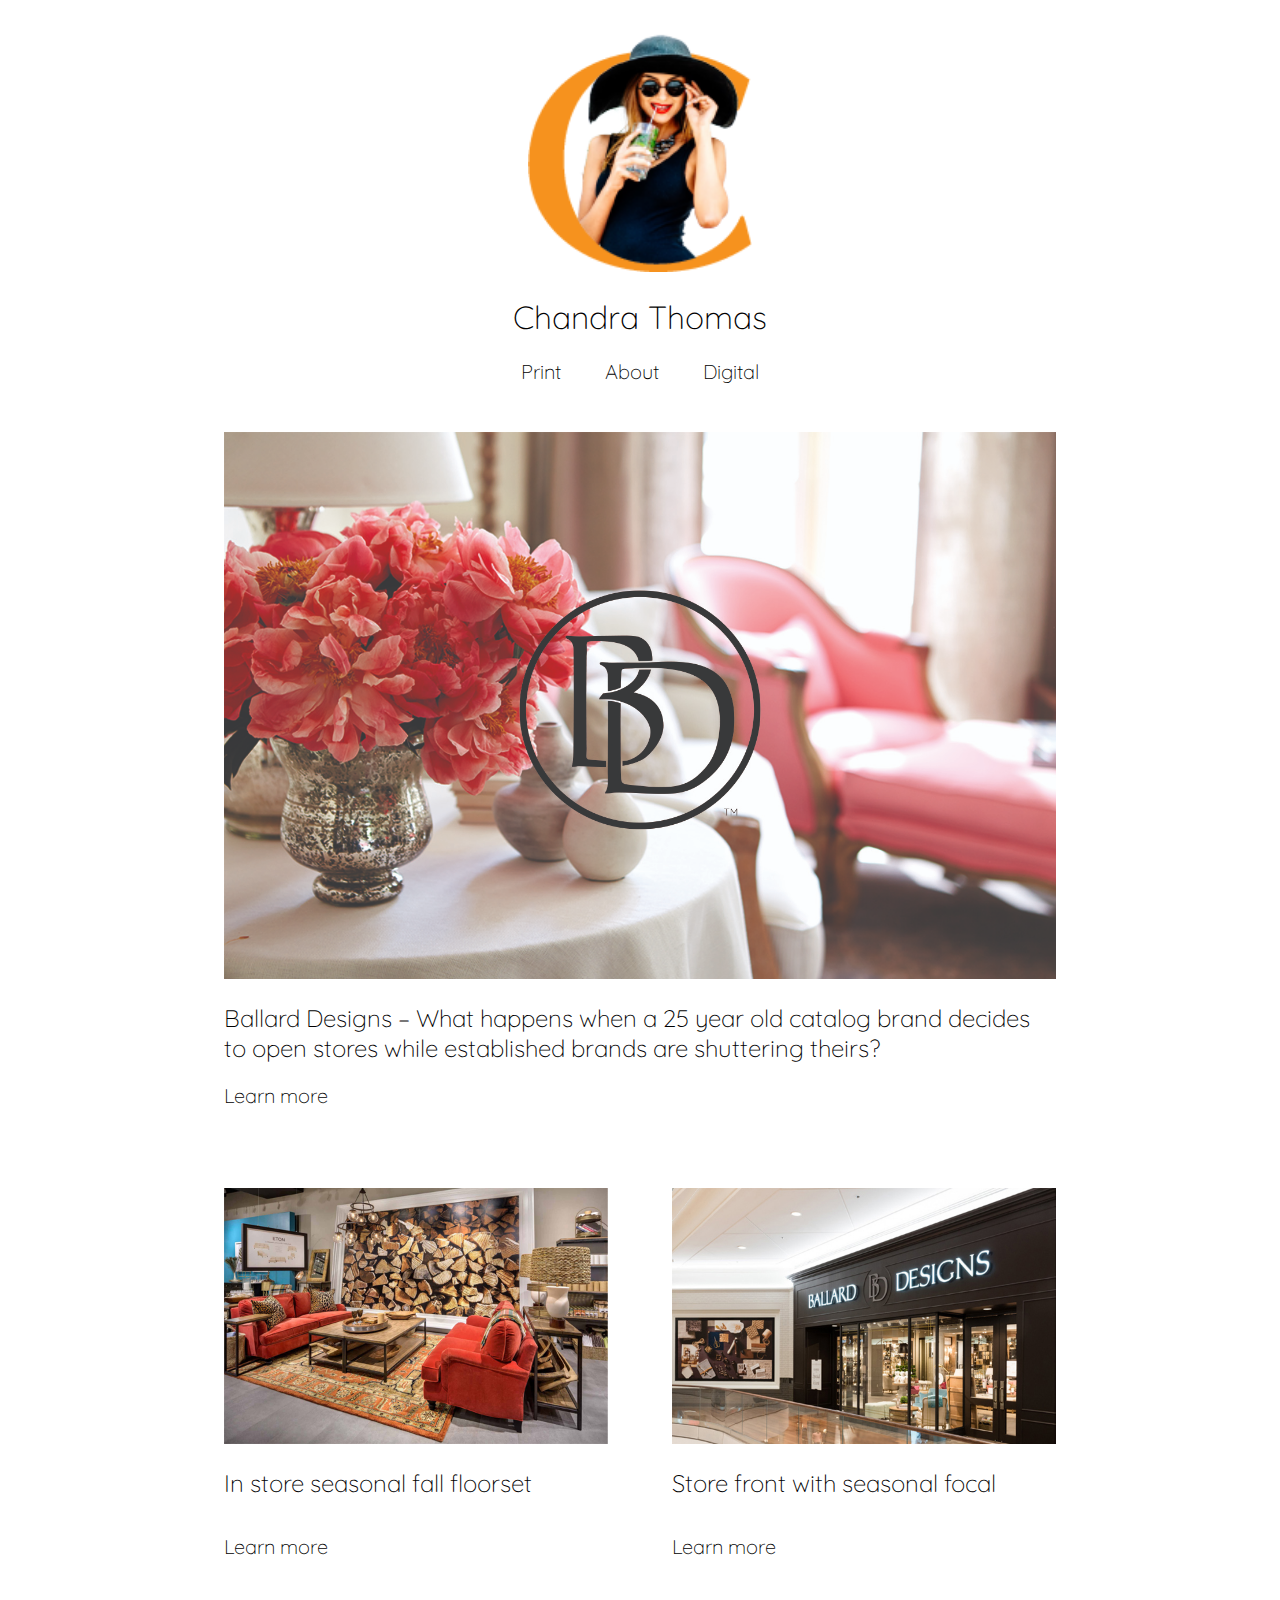
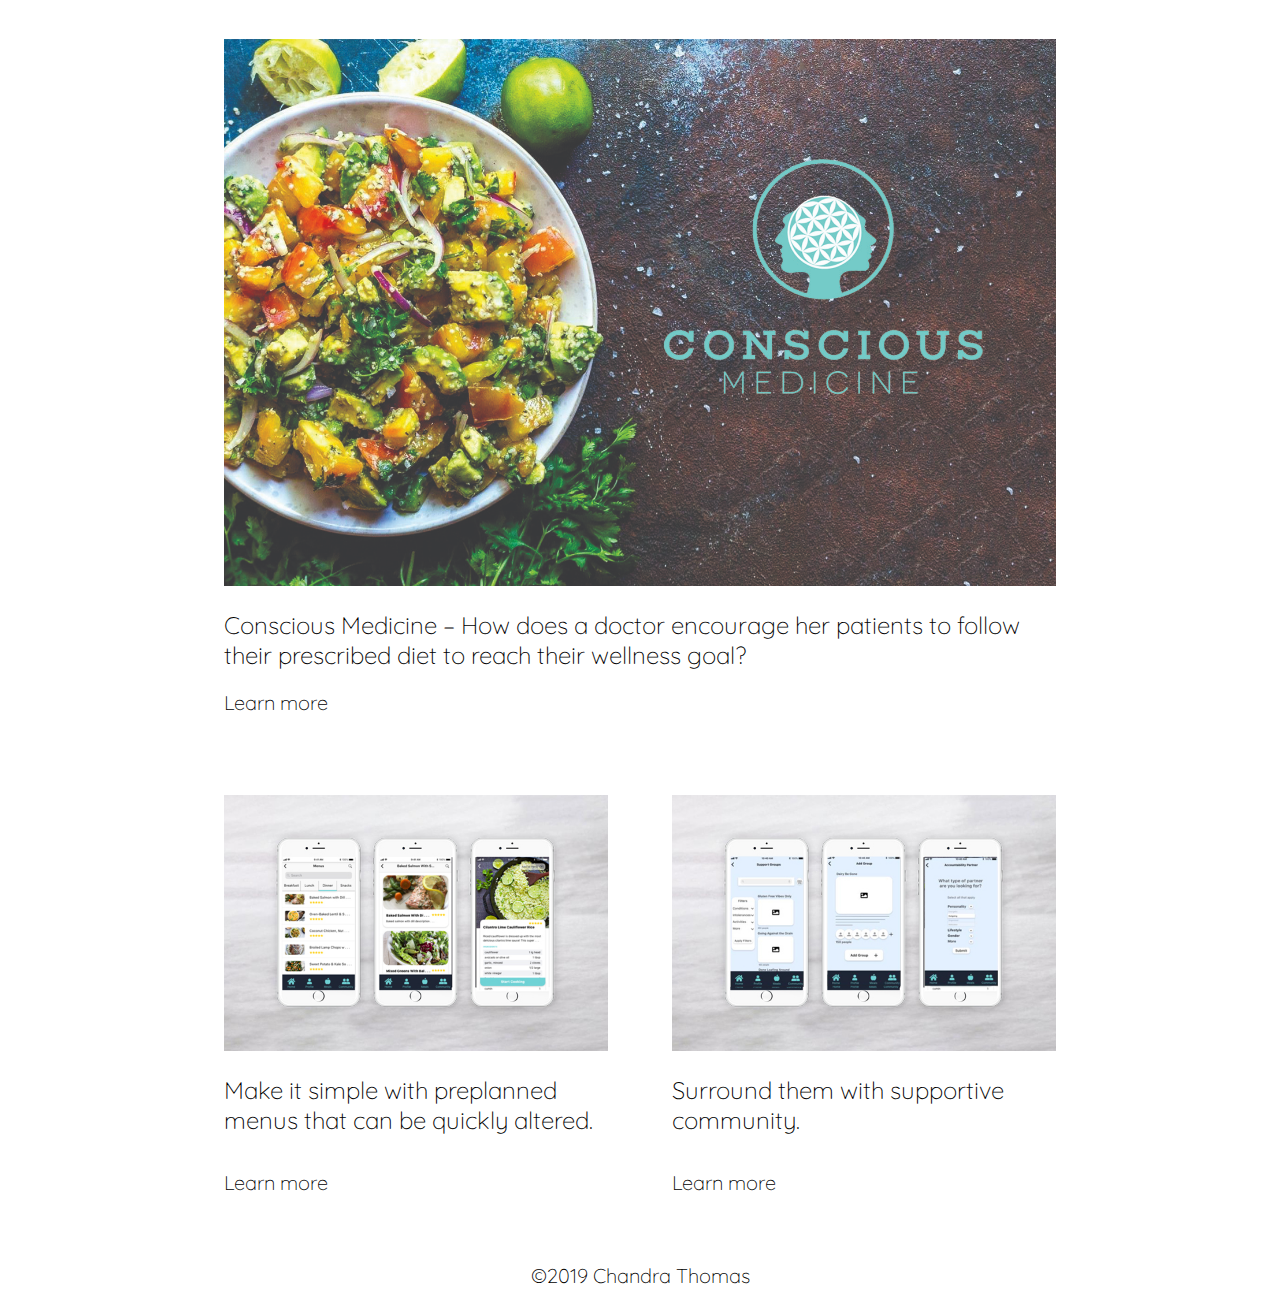
<file: Index.html>
<!DOCTYPE html>
<html lang="en">
<head>
    <meta charset="UTF-8">
    <meta name="viewport" content="width=device-width, initial-scale=1.0">
    <meta http-equiv="X-UA-Compatible" content="ie=edge">
    <title>Portfolio</title>
<link rel="stylesheet" href="css/style_index.css">
</head>
<body>
    <!-- sectHeader -->
    <header>
        <div>
            <img class="logo" src="img/img_logoChandra2.png" alt="image of chandra thomas wearing hat">
        </div>

        <h1>Chandra Thomas</h1>

        <!-- sectNavigation -->    
        <nav>
            <ul>
                <li><a href="Print.html">Print</li>
                <li><a href="About.html">About</li>
                <li><a href="Index.html">Digital</li>
            </ul>
        </nav>
    </header>   

    <!-- sectLandingPage -->
    <section class="portfolioContainer">

        <!-- Ballard Designs -->
        <div class="cardLarge">
            <img src="img/img_largeBallard.jpg" alt="large project image">
            <h2>Ballard Designs – What happens when a 25 year old catalog brand decides to open stores while established brands are shuttering theirs?</h2>
            <ul>
                <li><a href="#">Learn more</li>
            </ul>
        </div>

        <div class="row">
            <div class="column cardSmall">
                <img src="img/img_smallBallardInsideStore.jpg" alt="small project image">
                <h2>In store seasonal fall floorset</h2>
                <ul>
                    <li><a href="#">Learn more</li>
                </ul>
            </div>

            <div class="column cardSmall">
                <img src="img/img_smallBallardstorefront.jpg" alt="small project image">
                <h2>Store front with seasonal focal</h2>
                <ul>
                    <li><a href="#">Learn more</li>
                </ul>
            </div>
        </div>

        <!-- Consious Medicine -->
        <div class="cardLarge">
            <img src="img/img_largeConciousMedicine.jpg" alt="large project image">
            <h2>Conscious Medicine – How does a doctor encourage her patients to follow their prescribed diet to reach their wellness goal?</h2>
            <ul>
                <li><a href="#">Learn more</li>
            </ul>
        </div>

        <div class="row">
            <div class="column cardSmall">
                <img src="img/img_smallConsciousMedicineWireframes.jpg" alt="small project image">
                <h2>Make it simple with preplanned menus that can be quickly altered.</h2>
                <ul>
                    <li><a href="#">Learn more</li>
                </ul>
            </div>

            <div class="column cardSmall">
                <img src="img/img_smallConsciousMedicineWireframes2.jpg" alt="small project image">
                <h2>Surround them with supportive community.</h2>
                <ul>
                    <li><a href="#">Learn more</li>
                </ul>
            </div>
        </div>

        <!--tbd -->
     
    </section>

    <!-- sectFooter -->
    <footer>
        <h3>©2019 Chandra Thomas</h3>
    </footer>
    
</body>
</html>
</file>
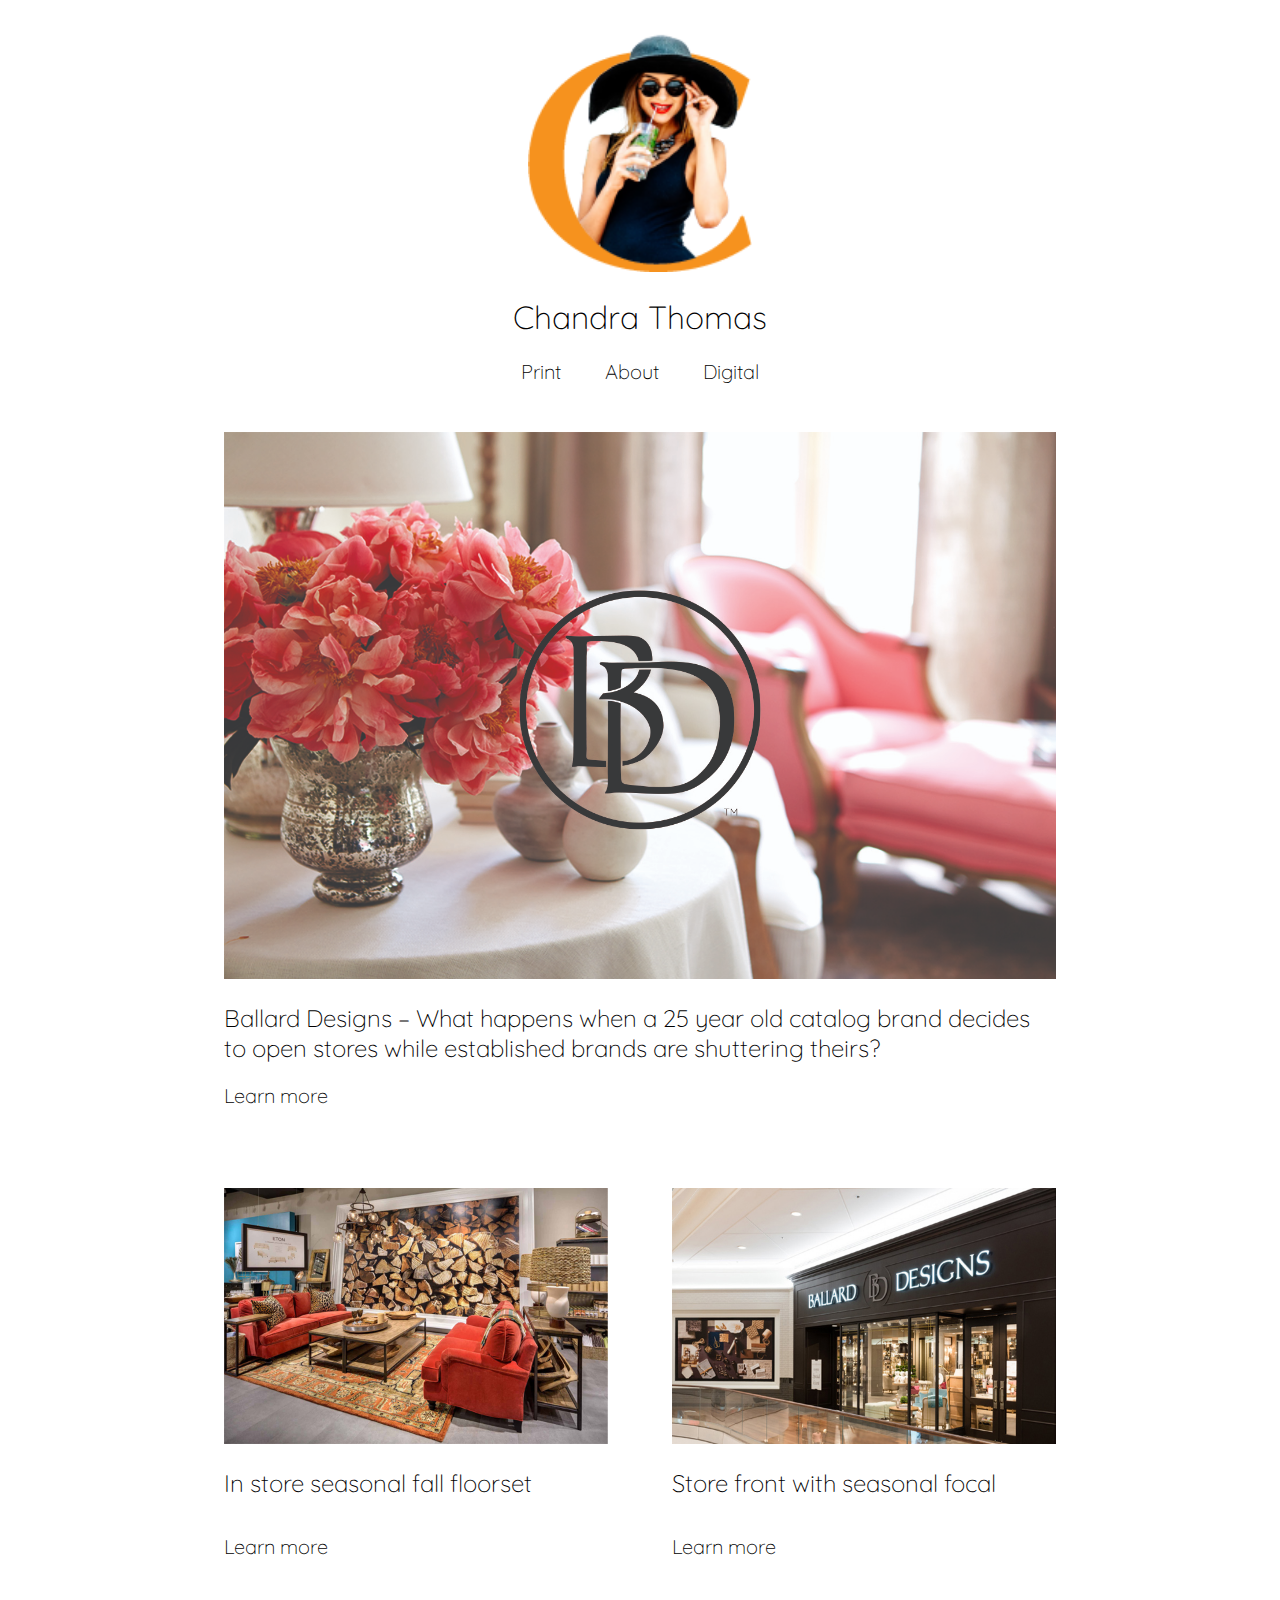
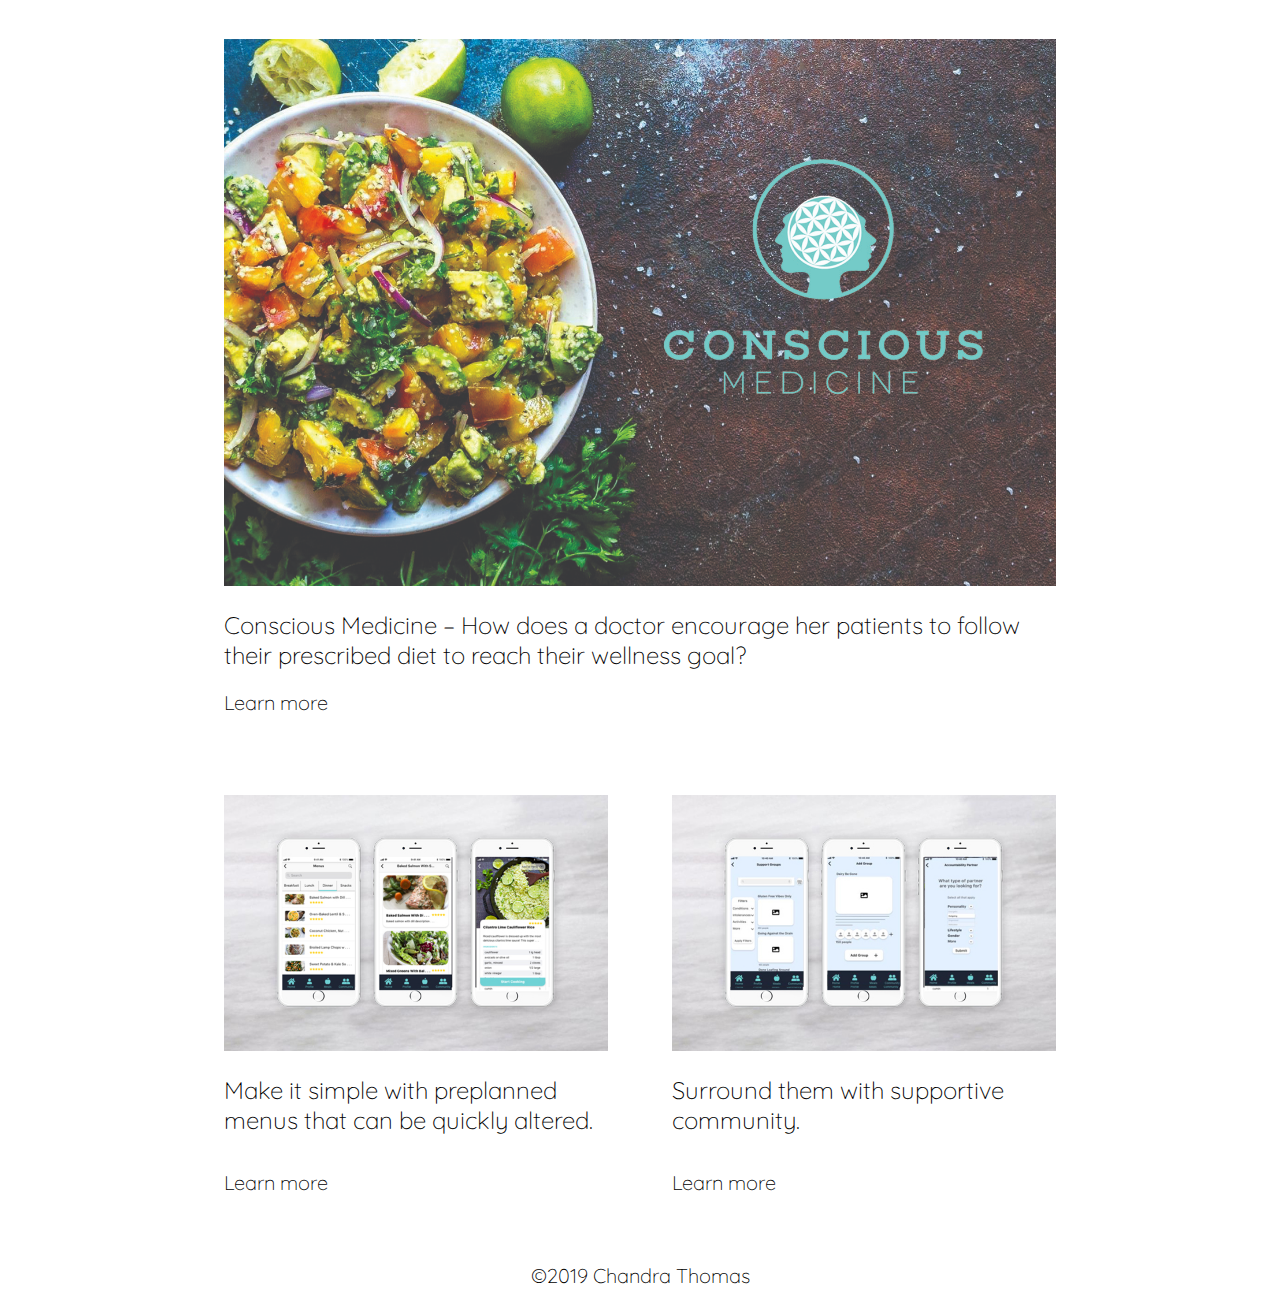
<file: index.html>
<!DOCTYPE html>
<html lang="en">
<head>
    <meta charset="UTF-8">
    <meta name="viewport" content="width=device-width, initial-scale=1.0">
    <meta http-equiv="X-UA-Compatible" content="ie=edge">
    <title>Portfolio</title>
<link rel="stylesheet" href="css/style_index.css">

<!-- Hotjar Tracking Code for https://chandrabulmerthomas.github.io/HW-MyFirstLa -->
<script>
    (function(h,o,t,j,a,r){
        h.hj=h.hj||function(){(h.hj.q=h.hj.q||[]).push(arguments)};
        h._hjSettings={hjid:1643573,hjsv:6};
        a=o.getElementsByTagName('head')[0];
        r=o.createElement('script');r.async=1;
        r.src=t+h._hjSettings.hjid+j+h._hjSettings.hjsv;
        a.appendChild(r);
    })(window,document,'https://static.hotjar.com/c/hotjar-','.js?sv=');
</script>
    
<!-- Global site tag (gtag.js) - Google Analytics -->
<script async src="https://www.googletagmanager.com/gtag/js?id=UA-156260014-1"></script>
<script>
  window.dataLayer = window.dataLayer || [];
  function gtag(){dataLayer.push(arguments);}
  gtag('js', new Date());

  gtag('config', 'UA-156260014-1');
</script>

</head>
<body>
    <!-- sectHeader -->
    <header>
        <div>
            <img class="logo" src="img/img_logoChandra2.png" alt="image of chandra thomas wearing hat">
        </div>

        <h1>Chandra Thomas</h1>

        <!-- sectNavigation -->    
        <nav>
            <ul>
                <li><a href="print.html">Print</li>
                <li><a href="about.html">About</li>
                <li><a href="index.html">Digital</li>
            </ul>
        </nav>
    </header>   

    <!-- sectLandingPage -->
    <section class="portfolioContainer">

        <!-- Ballard Designs -->
        <div class="cardLarge">
            <img src="img/img_largeBallard.jpg" alt="large project image">
            <h2>Ballard Designs – What happens when a 25 year old catalog brand decides to open stores while established brands are shuttering theirs?</h2>
            <ul>
                <li><a href="#">Learn more</li>
            </ul>
        </div>

        <div class="row">
            <div class="column cardSmall">
                <img src="img/img_smallBallardInsideStore.jpg" alt="small project image">
                <h2>In store seasonal fall floorset</h2>
                <ul>
                    <li><a href="#">Learn more</li>
                </ul>
            </div>

            <div class="column cardSmall">
                <img src="img/img_smallBallardstorefront.jpg" alt="small project image">
                <h2>Store front with seasonal focal</h2>
                <ul>
                    <li><a href="#">Learn more</li>
                </ul>
            </div>
        </div>

        <!-- Consious Medicine -->
        <div class="cardLarge">
            <img src="img/img_largeConciousMedicine.jpg" alt="large project image">
            <h2>Conscious Medicine – How does a doctor encourage her patients to follow their prescribed diet to reach their wellness goal?</h2>
            <ul>
                <li><a href="#">Learn more</li>
            </ul>
        </div>

        <div class="row">
            <div class="column cardSmall">
                <img src="img/img_smallConsciousMedicineWireframes.jpg" alt="small project image">
                <h2>Make it simple with preplanned menus that can be quickly altered.</h2>
                <ul>
                    <li><a href="#">Learn more</li>
                </ul>
            </div>

            <div class="column cardSmall">
                <img src="img/img_smallConsciousMedicineWireframes2.jpg" alt="small project image">
                <h2>Surround them with supportive community.</h2>
                <ul>
                    <li><a href="#">Learn more</li>
                </ul>
            </div>
        </div>

        <!--tbd -->
     
    </section>

    <!-- sectFooter -->
    <footer>
        <h3>©2019 Chandra Thomas</h3>
    </footer>
    
</body>
</html>
</file>
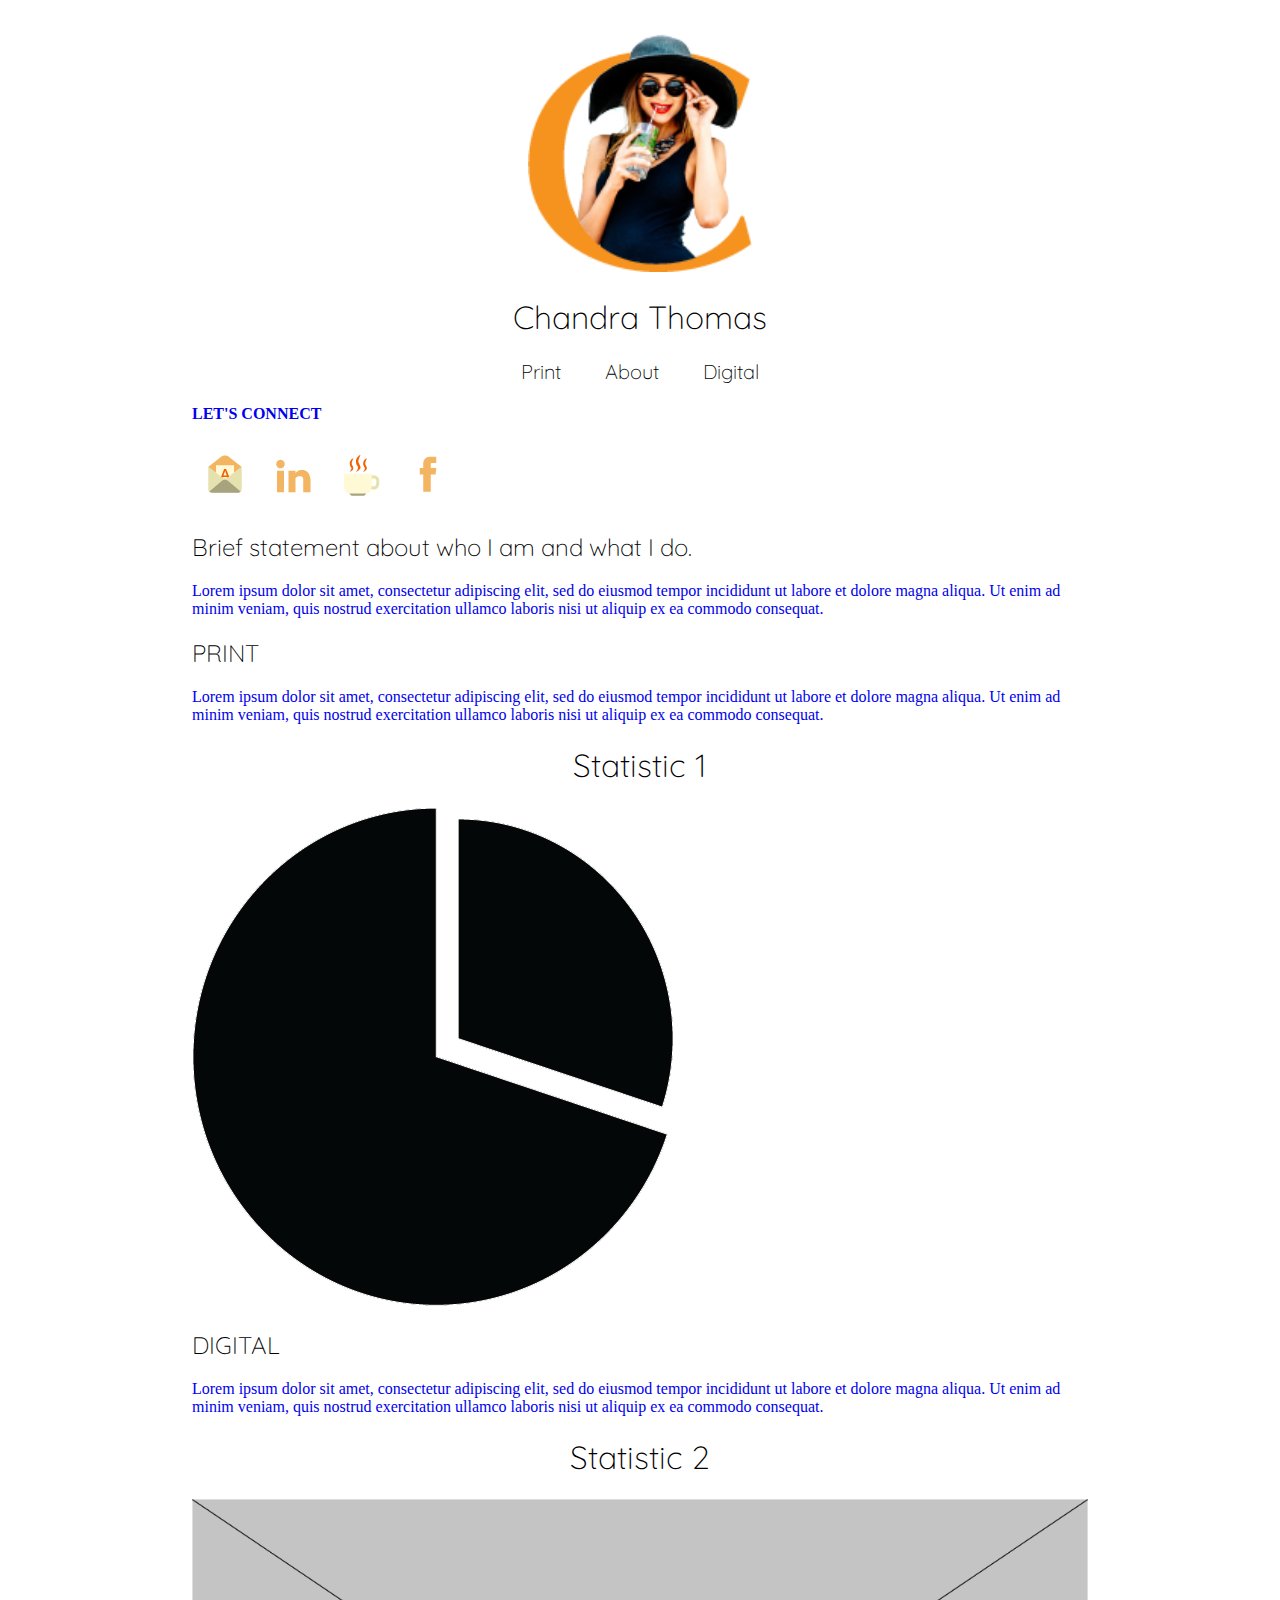
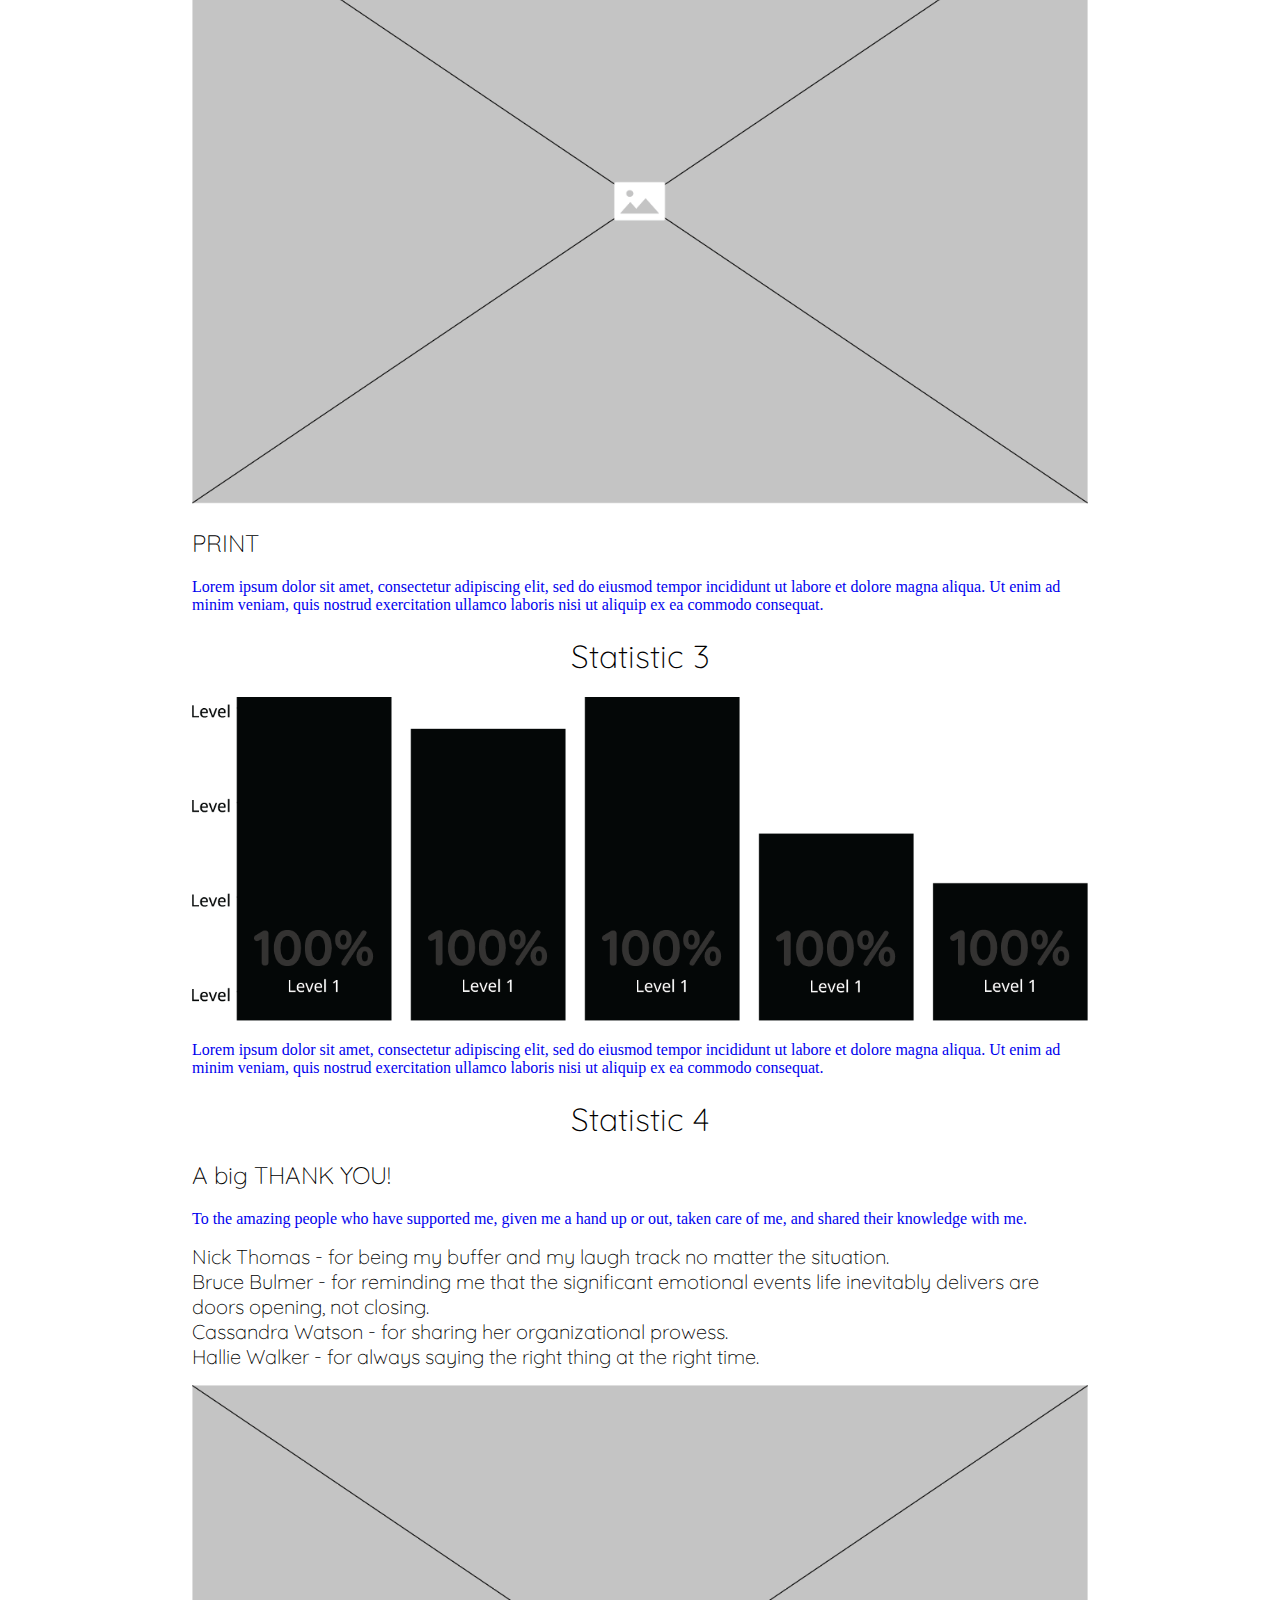
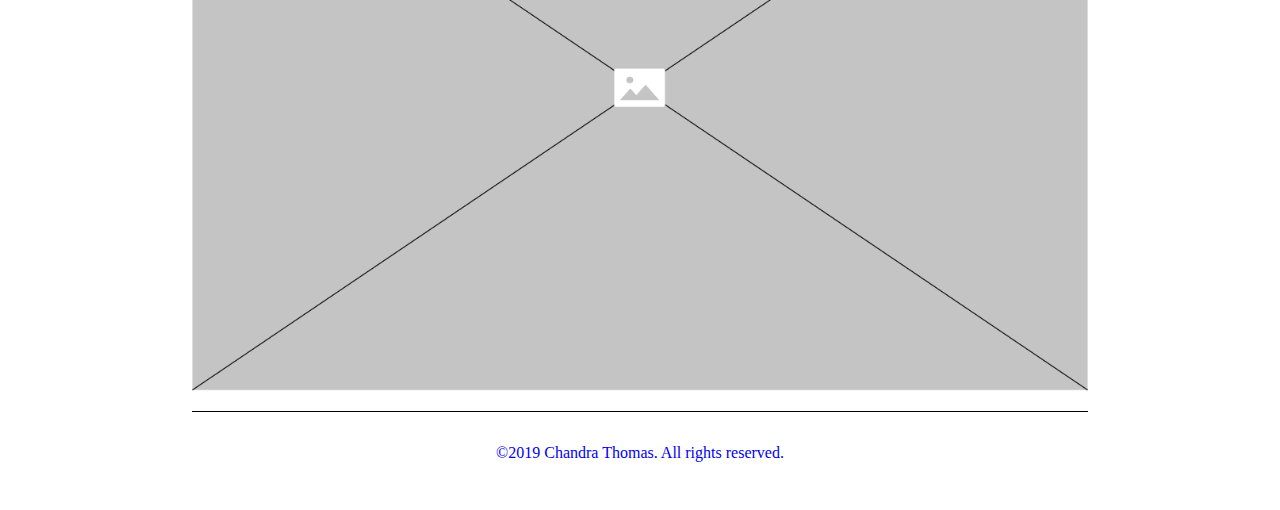
<file: About.html>
<!DOCTYPE html>
<html lang="en">
<head>
    <meta charset="UTF-8">
    <meta name="viewport" content="width=device-width, initial-scale=1.0">
    <meta http-equiv="X-UA-Compatible" content="ie=edge">
    <title>Portfolio</title>
<link rel="stylesheet" href="css/style_index.css">
</head>
<body>
    <!-- sectHeader -->
    <header>
        <div>
            <img class="logo" src="img/img_logoChandra2.png" alt="image of chandra thomas wearing hat">
        </div>

        <h1>Chandra Thomas</h1>

        <!-- sectNavigation -->    
        <nav>
            <ul>
                <li><a href="Print.html">Print</li>
                <li><a href="About.html">About</li>
                <li><a href="Index.html">Digital</li>
            </ul>
        </nav>
    </header>   

    <!-- HEADER - sectHero -->  
    <section class="heroContainer">

        <!-- HEADER - sectHero -->  
        <div class="heroLetsConnect">
            <h4>LET'S CONNECT</h4>

            <div class=socialContainer>
                <img src="img/icon_email.png" alt="email me">
                <img src="img/icon_linkedIn.png" alt="connect on linkedIn">
                <img src="img/icon_coffeeMug.png" alt="meet for coffee">
                <img src="img/icon_facebook.png" alt="connect on facebook">
            </div>
        </div>

        <!-- HEADER - sectHero -->  
        <div class="heroBio">
            <h2>Brief statement about who I am and what I do.</h2>
            <p>Lorem ipsum dolor sit amet, consectetur adipiscing elit, sed do eiusmod tempor incididunt ut labore et dolore magna aliqua. Ut enim ad minim veniam, quis nostrud exercitation ullamco laboris nisi ut aliquip ex ea commodo consequat.</p>
        </div>
    </section>
</header>

<!-- STATISTICS -->
<section>

    <!-- STATISTICS - Card 1 -->
    <div class="statContainer card1">
        <div class="column1">
            <h2>PRINT</h2>
            <p>Lorem ipsum dolor sit amet, consectetur adipiscing elit, sed do eiusmod tempor incididunt ut labore et dolore magna aliqua. Ut enim ad minim veniam, quis nostrud exercitation ullamco laboris nisi ut aliquip ex ea commodo consequat.</p>
        </div> 

        <div class="column2">
            <h1>Statistic 1</h1>
            <img src="img/img_Stat1.png" alt="TBD">
        </div>

        <div class="column3">
            <h2>DIGITAL</h2>
            <p>Lorem ipsum dolor sit amet, consectetur adipiscing elit, sed do eiusmod tempor incididunt ut labore et dolore magna aliqua. Ut enim ad minim veniam, quis nostrud exercitation ullamco laboris nisi ut aliquip ex ea commodo consequat.</p>
        </div> 
    </div>

    <!-- STATISTICS - Card 2 -->
    <div class="statContainer card2">
        <h1>Statistic 2</h1>
    
        <div class="Column1">
            <img src="img/img_Stat2.png" alt="TBD">
        </div>   
    
        <div class="Column2">
            <h2>PRINT</h2>
            <p>Lorem ipsum dolor sit amet, consectetur adipiscing elit, sed do eiusmod tempor incididunt ut labore et dolore magna aliqua. Ut enim ad minim veniam, quis nostrud exercitation ullamco laboris nisi ut aliquip ex ea commodo consequat.</p>
        </div>
    </div>

    <!-- STATISTICS - Card 3 -->
    <div class="statContainer card3">
        <h1>Statistic 3</h1>
    
        <div class="column1">
            <img src="img/img_Stat3.png" alt="TBD">
        </div>

        <div class="column2">
            <p>Lorem ipsum dolor sit amet, consectetur adipiscing elit, sed do eiusmod tempor incididunt ut labore et dolore magna aliqua. Ut enim ad minim veniam, quis nostrud exercitation ullamco laboris nisi ut aliquip ex ea commodo consequat.</p>
        </div>
    </div>

    <!-- STATISTICS - Card 4 -->
    <div class="statContainer card4">
        <h1>Statistic 4</h1>

        <div class="column1">
            <h2>A big THANK YOU!</h2>

            <p>To the amazing people who have supported me, given me a hand up or out, taken care of me, and shared their knowledge with me.</p>

            <ul>
                <li>Nick Thomas - for being my buffer and my laugh track no matter the situation.</li>
                <li>Bruce Bulmer - for reminding me that the significant emotional events life inevitably delivers are doors opening, not closing. </li>
                <li>Cassandra Watson - for sharing her organizational prowess.</li>
                <li>Hallie Walker - for always saying the right thing at the right time. </li>
            </ul>
        </div>

        <div class="column2 statImg">
            <img src="img/img_Stat4.png" alt="TBD">
        </div>
    </div>
</section>

        <!--tbd -->

<!-- FOOTER -->
<footer>
    <p >©2019 Chandra Thomas. All rights reserved.</p>
</footer>

</body>
</html>
</file>
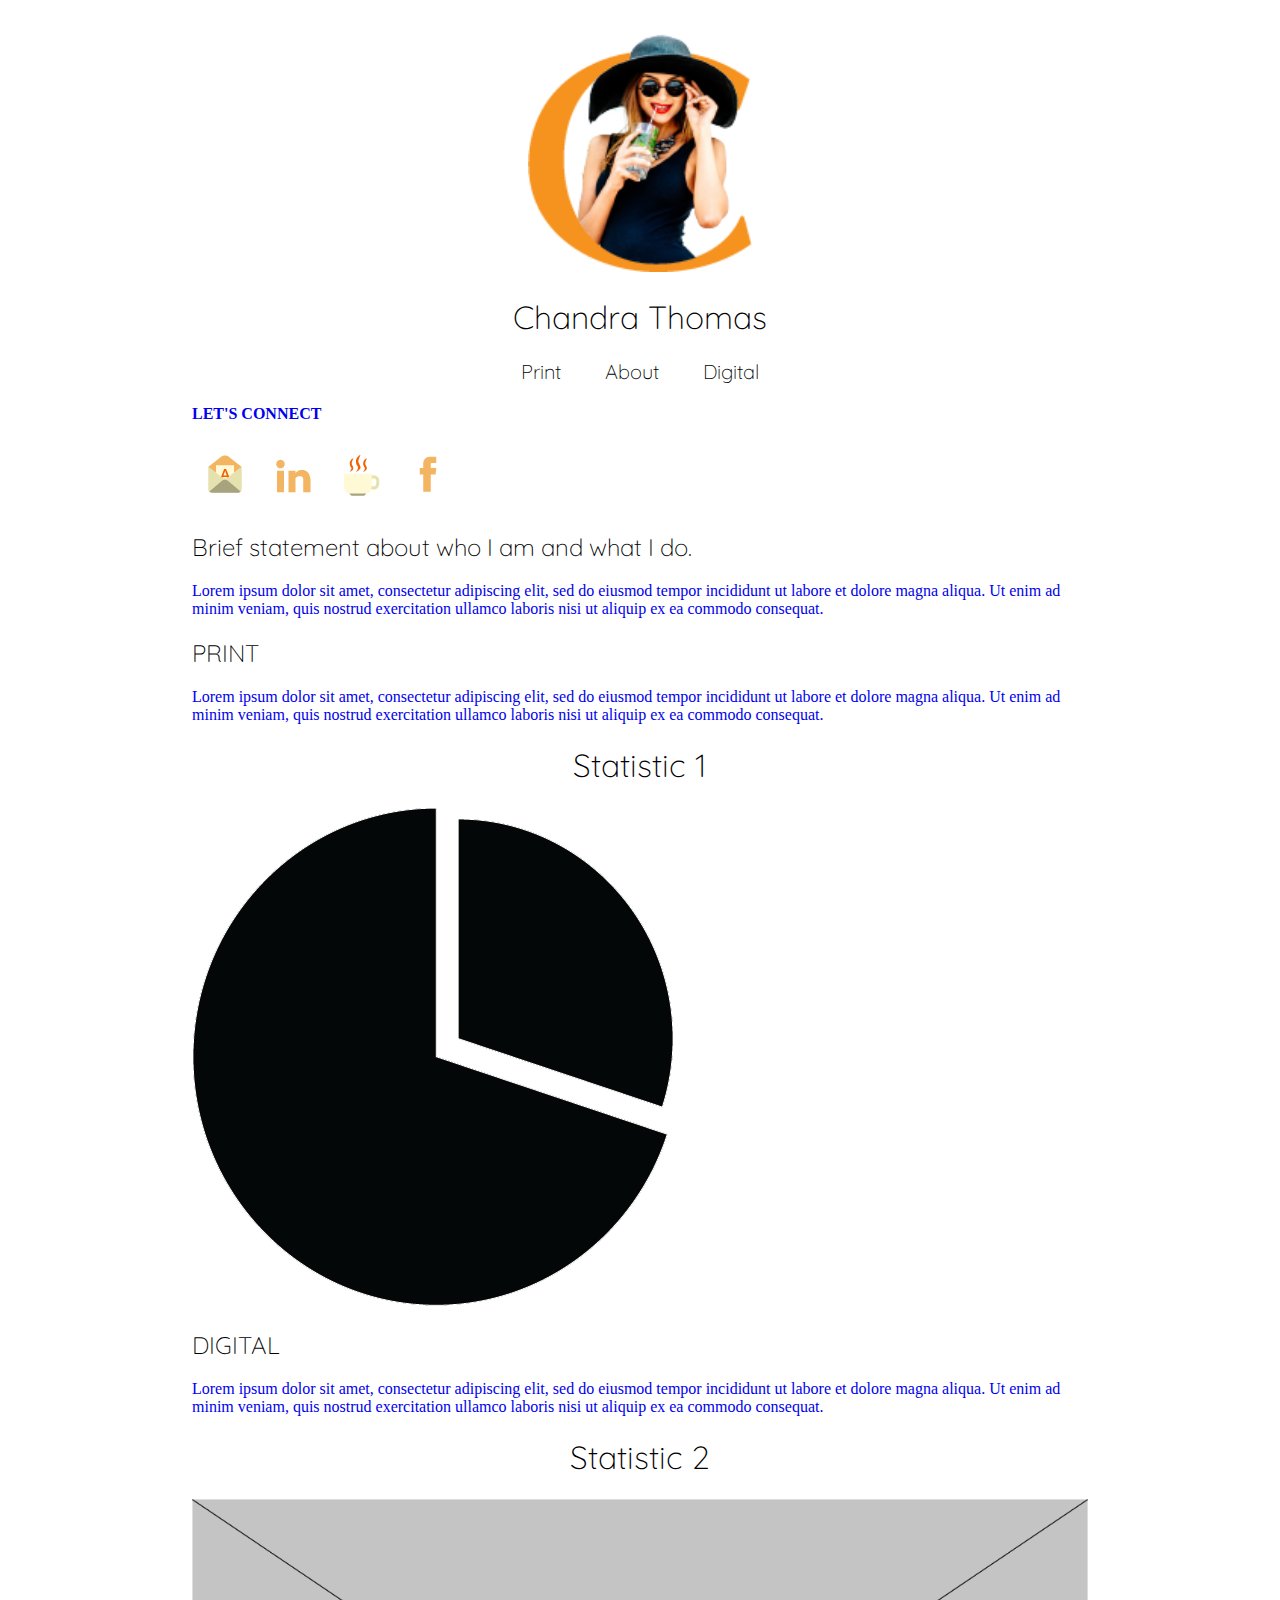
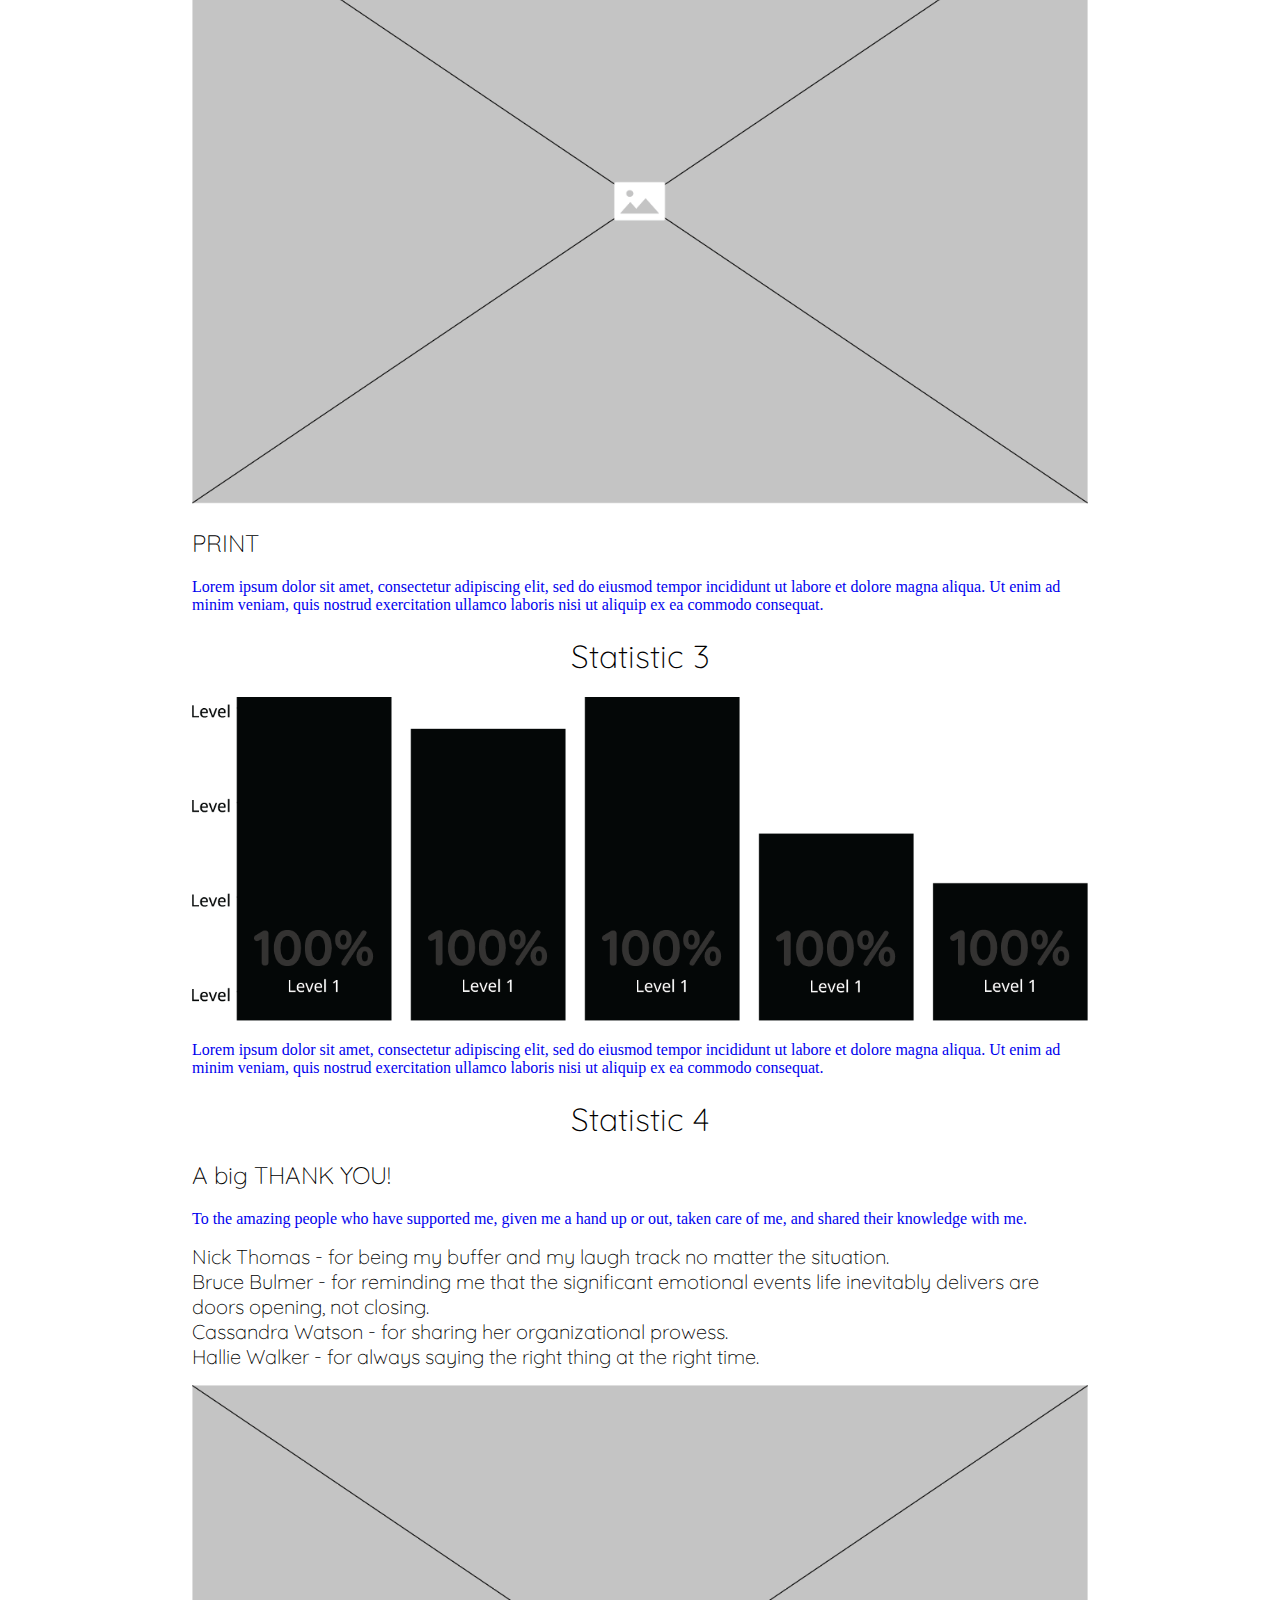
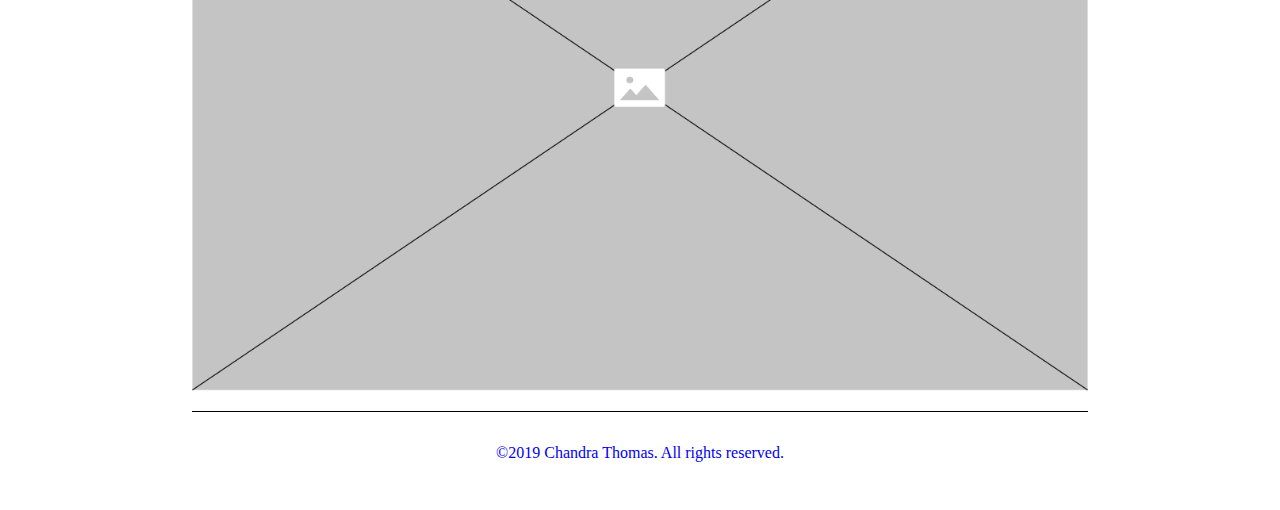
<file: about.html>
<!DOCTYPE html>
<html lang="en">
<head>
    <meta charset="UTF-8">
    <meta name="viewport" content="width=device-width, initial-scale=1.0">
    <meta http-equiv="X-UA-Compatible" content="ie=edge">
    <title>Portfolio</title>
<link rel="stylesheet" href="css/style_index.css">
    
<!-- Hotjar Tracking Code for https://chandrabulmerthomas.github.io/HW-MyFirstLa -->
<script>
    (function(h,o,t,j,a,r){
        h.hj=h.hj||function(){(h.hj.q=h.hj.q||[]).push(arguments)};
        h._hjSettings={hjid:1643573,hjsv:6};
        a=o.getElementsByTagName('head')[0];
        r=o.createElement('script');r.async=1;
        r.src=t+h._hjSettings.hjid+j+h._hjSettings.hjsv;
        a.appendChild(r);
    })(window,document,'https://static.hotjar.com/c/hotjar-','.js?sv=');
</script>
    
<!-- Global site tag (gtag.js) - Google Analytics -->
<script async src="https://www.googletagmanager.com/gtag/js?id=UA-156260014-1"></script>
<script>
  window.dataLayer = window.dataLayer || [];
  function gtag(){dataLayer.push(arguments);}
  gtag('js', new Date());

  gtag('config', 'UA-156260014-1');
</script>

</head>
<body>
    <!-- sectHeader -->
    <header>
        <div>
            <img class="logo" src="img/img_logoChandra2.png" alt="image of chandra thomas wearing hat">
        </div>

        <h1>Chandra Thomas</h1>

        <!-- sectNavigation -->    
        <nav>
            <ul>
                <li><a href="print.html">Print</li>
                <li><a href="about.html">About</li>
                <li><a href="index.html">Digital</li>
            </ul>
        </nav>
    </header>   

    <!-- HEADER - sectHero -->  
    <section class="heroContainer">

        <!-- HEADER - sectHero -->  
        <div class="heroLetsConnect">
            <h4>LET'S CONNECT</h4>

            <div class=socialContainer>
                <img src="img/icon_email.png" alt="email me">
                <img src="img/icon_linkedIn.png" alt="connect on linkedIn">
                <img src="img/icon_coffeeMug.png" alt="meet for coffee">
                <img src="img/icon_facebook.png" alt="connect on facebook">
            </div>
        </div>

        <!-- HEADER - sectHero -->  
        <div class="heroBio">
            <h2>Brief statement about who I am and what I do.</h2>
            <p>Lorem ipsum dolor sit amet, consectetur adipiscing elit, sed do eiusmod tempor incididunt ut labore et dolore magna aliqua. Ut enim ad minim veniam, quis nostrud exercitation ullamco laboris nisi ut aliquip ex ea commodo consequat.</p>
        </div>
    </section>
</header>

<!-- STATISTICS -->
<section>

    <!-- STATISTICS - Card 1 -->
    <div class="statContainer card1">
        <div class="column1">
            <h2>PRINT</h2>
            <p>Lorem ipsum dolor sit amet, consectetur adipiscing elit, sed do eiusmod tempor incididunt ut labore et dolore magna aliqua. Ut enim ad minim veniam, quis nostrud exercitation ullamco laboris nisi ut aliquip ex ea commodo consequat.</p>
        </div> 

        <div class="column2">
            <h1>Statistic 1</h1>
            <img src="img/img_Stat1.png" alt="TBD">
        </div>

        <div class="column3">
            <h2>DIGITAL</h2>
            <p>Lorem ipsum dolor sit amet, consectetur adipiscing elit, sed do eiusmod tempor incididunt ut labore et dolore magna aliqua. Ut enim ad minim veniam, quis nostrud exercitation ullamco laboris nisi ut aliquip ex ea commodo consequat.</p>
        </div> 
    </div>

    <!-- STATISTICS - Card 2 -->
    <div class="statContainer card2">
        <h1>Statistic 2</h1>
    
        <div class="Column1">
            <img src="img/img_Stat2.png" alt="TBD">
        </div>   
    
        <div class="Column2">
            <h2>PRINT</h2>
            <p>Lorem ipsum dolor sit amet, consectetur adipiscing elit, sed do eiusmod tempor incididunt ut labore et dolore magna aliqua. Ut enim ad minim veniam, quis nostrud exercitation ullamco laboris nisi ut aliquip ex ea commodo consequat.</p>
        </div>
    </div>

    <!-- STATISTICS - Card 3 -->
    <div class="statContainer card3">
        <h1>Statistic 3</h1>
    
        <div class="column1">
            <img src="img/img_Stat3.png" alt="TBD">
        </div>

        <div class="column2">
            <p>Lorem ipsum dolor sit amet, consectetur adipiscing elit, sed do eiusmod tempor incididunt ut labore et dolore magna aliqua. Ut enim ad minim veniam, quis nostrud exercitation ullamco laboris nisi ut aliquip ex ea commodo consequat.</p>
        </div>
    </div>

    <!-- STATISTICS - Card 4 -->
    <div class="statContainer card4">
        <h1>Statistic 4</h1>

        <div class="column1">
            <h2>A big THANK YOU!</h2>

            <p>To the amazing people who have supported me, given me a hand up or out, taken care of me, and shared their knowledge with me.</p>

            <ul>
                <li>Nick Thomas - for being my buffer and my laugh track no matter the situation.</li>
                <li>Bruce Bulmer - for reminding me that the significant emotional events life inevitably delivers are doors opening, not closing. </li>
                <li>Cassandra Watson - for sharing her organizational prowess.</li>
                <li>Hallie Walker - for always saying the right thing at the right time. </li>
            </ul>
        </div>

        <div class="column2 statImg">
            <img src="img/img_Stat4.png" alt="TBD">
        </div>
    </div>
</section>

        <!--tbd -->

<!-- FOOTER -->
<footer>
    <p >©2019 Chandra Thomas. All rights reserved.</p>
</footer>

</body>
</html>
</file>
<file: css/style_index.css>
@import url('https://fonts.googleapis.com/css?family=Open+Sans|Quicksand&display=swap');

body {
    margin: 0 12em;
}

img {
    max-width: 100%;
    height: auto;
}

/* HEADER */ 
header {
   text-align: center;
}

.logo {
    height: 15em;
    padding-top: 2em;
    cursor: pointer;
    margin-left: auto;
    margin-right: auto;
}

nav li {
    display: inline-block;
    padding: 0em 1em;
}

ul li a {
    transition: all 0.3s ease 0s;
    color: black;
}

ul li a:hover {
    color: #0088a9;
}

a, a:active, a:visited, a:hover {
    text-decoration: none;
}

/* PORTFOLIO */ 

.row {
    display: flex;
    flex-direction: row;
    flex-wrap: wrap;
    width: 100%;
  }
  
  .column {
    display: flex;
    flex-direction: column;
    flex-basis: 100%;
    flex: 1;
    padding: 2em;
  }

.cardLarge {
    padding: 2em;
}

/* FOOTER */ 
footer {
    width: 100%;
    height: auto;
}

footer p {
    text-align: center;
    border-top: .1em solid black;
    padding: 2em 0;
}

/* TYPOGRAPHY */ 
h1 {
    font-family: 'Quicksand', sans-serif;
    font-weight: 100;
    font-size: 2em;
    text-align: center;
    color: black;  
}

h2 {
    font-family: 'Quicksand', sans-serif;
    font-weight: 100;
    font-size: 1.5em;
    color: black;  
}
    
h3 {
    font-family: 'Quicksand', sans-serif;
    font-weight: 100;
    font-size: 1.25em;
    text-align: center;
    color: black;
}

ul {
    list-style-type: none;
    padding-inline-start: 0em;
}

li {
    font-family: 'Quicksand', sans-serif;
    font-weight: 100;
    font-size: 1.25em;
    text-decoration: none;
    color: black;   
}

/* MEDIA QUERRIES */ 
@media screen and (max-width: 700px) {



}

@media screen and (max-width: 480px) {


    
}
</file>
